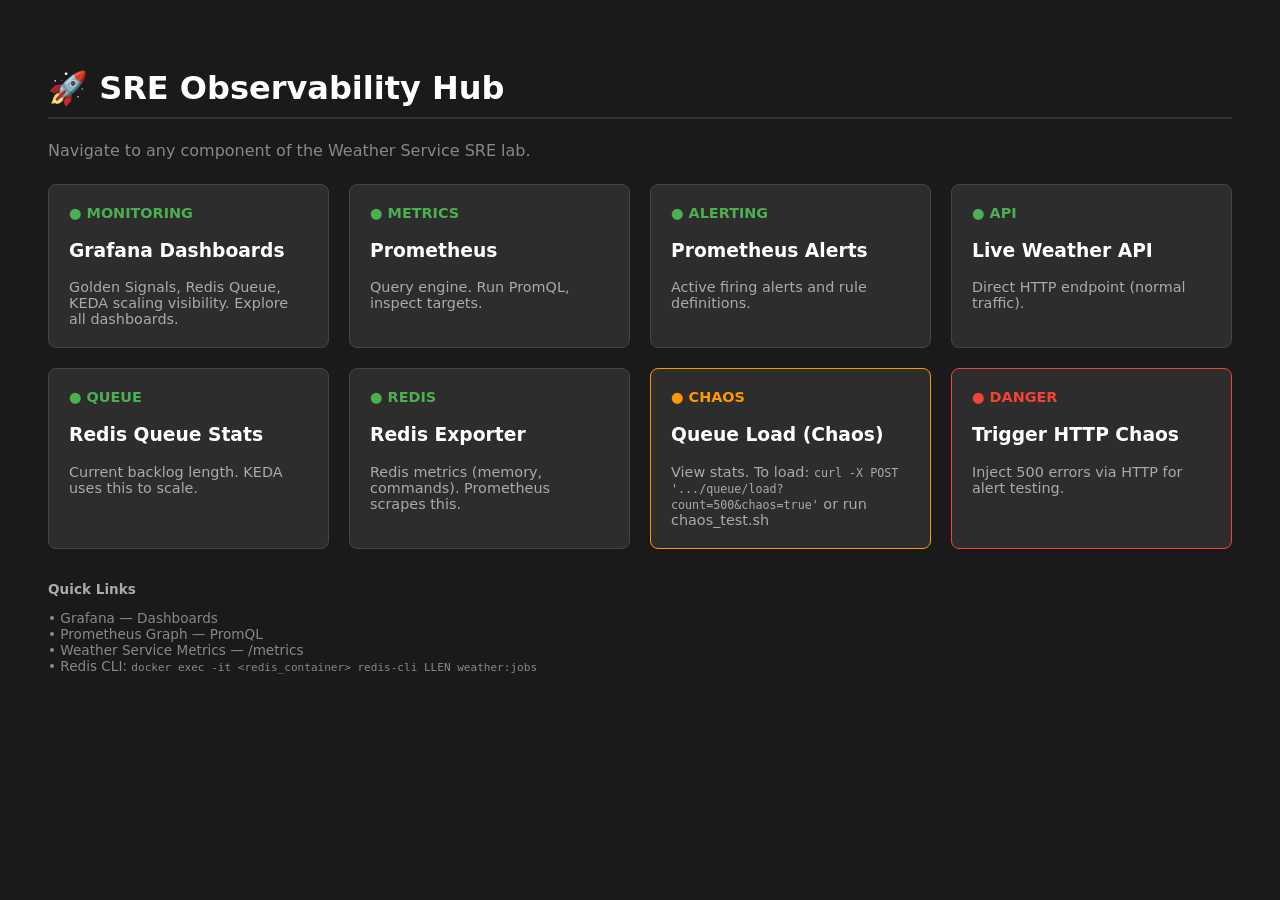
<file: apps/weather-service/dashboard/index.html>
<!DOCTYPE html>
<html lang="en">
<head>
    <meta charset="UTF-8">
    <title>SRE Control Plane | Weather Service</title>
    <style>
        body { font-family: -apple-system, system-ui, sans-serif; background: #1a1a1a; color: #fff; padding: 40px; }
        .grid { display: grid; grid-template-columns: repeat(auto-fit, minmax(250px, 1fr)); gap: 20px; }
        .card { background: #2d2d2d; padding: 20px; border-radius: 8px; border: 1px solid #444; transition: transform 0.2s; }
        .card:hover { transform: translateY(-5px); border-color: #0070f3; }
        h1 { border-bottom: 2px solid #333; padding-bottom: 10px; }
        a { text-decoration: none; color: inherit; display: block; height: 100%; }
        .status { font-weight: bold; color: #4caf50; font-size: 0.9em; text-transform: uppercase; margin-bottom: 10px; display: block; }
        .desc { color: #aaa; font-size: 0.9em; margin-top: 10px; display: block; }
        .section { margin-top: 32px; font-size: 0.85em; color: #888; }
        .section h2 { color: #aaa; font-size: 1em; margin-bottom: 12px; }
    </style>
</head>
<body>
    <h1>🚀 SRE Observability Hub</h1>
    <p style="color:#888; margin-bottom:24px">Navigate to any component of the Weather Service SRE lab.</p>

    <div class="grid">
        <div class="card">
            <a href="http://localhost:3000" target="_blank">
                <span class="status">● Monitoring</span>
                <h3>Grafana Dashboards</h3>
                <span class="desc">Golden Signals, Redis Queue, KEDA scaling visibility. Explore all dashboards.</span>
            </a>
        </div>
        <div class="card">
            <a href="http://localhost:9090" target="_blank">
                <span class="status">● Metrics</span>
                <h3>Prometheus</h3>
                <span class="desc">Query engine. Run PromQL, inspect targets.</span>
            </a>
        </div>
        <div class="card">
            <a href="http://localhost:9090/alerts" target="_blank">
                <span class="status">● Alerting</span>
                <h3>Prometheus Alerts</h3>
                <span class="desc">Active firing alerts and rule definitions.</span>
            </a>
        </div>
        <div class="card">
            <a href="http://localhost:8080/weather/lubbock" target="_blank">
                <span class="status">● API</span>
                <h3>Live Weather API</h3>
                <span class="desc">Direct HTTP endpoint (normal traffic).</span>
            </a>
        </div>
        <div class="card">
            <a href="http://localhost:8080/queue/stats" target="_blank">
                <span class="status">● Queue</span>
                <h3>Redis Queue Stats</h3>
                <span class="desc">Current backlog length. KEDA uses this to scale.</span>
            </a>
        </div>
        <div class="card">
            <a href="http://localhost:9121/metrics" target="_blank">
                <span class="status">● Redis</span>
                <h3>Redis Exporter</h3>
                <span class="desc">Redis metrics (memory, commands). Prometheus scrapes this.</span>
            </a>
        </div>
        <div class="card" style="border-color: #ff9800;">
            <a href="http://localhost:8080/queue/stats" target="_blank">
                <span class="status" style="color: #ff9800;">● Chaos</span>
                <h3>Queue Load (Chaos)</h3>
                <span class="desc">View stats. To load: <code>curl -X POST '.../queue/load?count=500&chaos=true'</code> or run chaos_test.sh</span>
            </a>
        </div>
        <div class="card" style="border-color: #f44336;">
            <a href="http://localhost:8080/weather/lubbock?chaos=true" target="_blank">
                <span class="status" style="color: #f44336;">● Danger</span>
                <h3>Trigger HTTP Chaos</h3>
                <span class="desc">Inject 500 errors via HTTP for alert testing.</span>
            </a>
        </div>
    </div>

    <div class="section">
        <h2>Quick Links</h2>
        <ul style="list-style:none; padding:0;">
            <li>• <a href="http://localhost:3000" target="_blank" style="display:inline;">Grafana</a> — Dashboards</li>
            <li>• <a href="http://localhost:9090/graph" target="_blank" style="display:inline;">Prometheus Graph</a> — PromQL</li>
            <li>• <a href="http://localhost:8080/metrics" target="_blank" style="display:inline;">Weather Service Metrics</a> — /metrics</li>
            <li>• Redis CLI: <code>docker exec -it &lt;redis_container&gt; redis-cli LLEN weather:jobs</code></li>
        </ul>
    </div>
</body>
</html>
</file>
